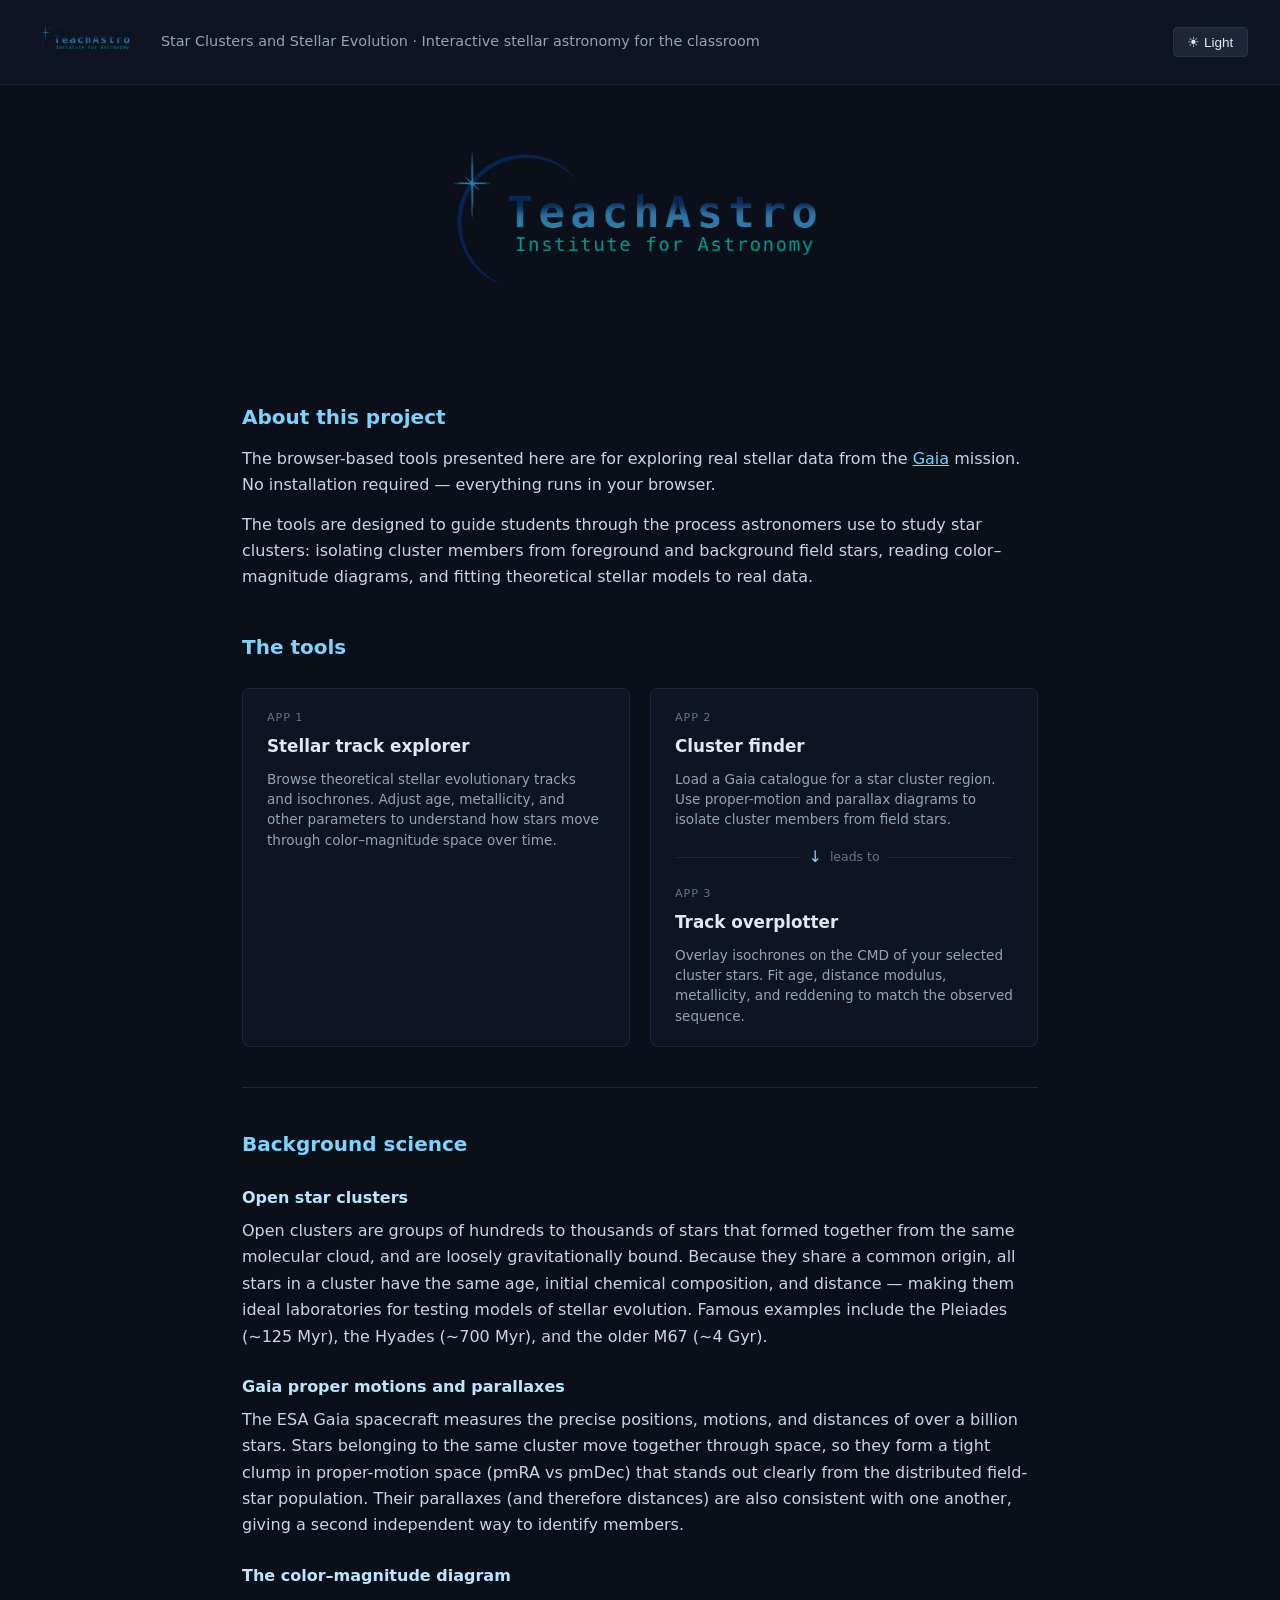
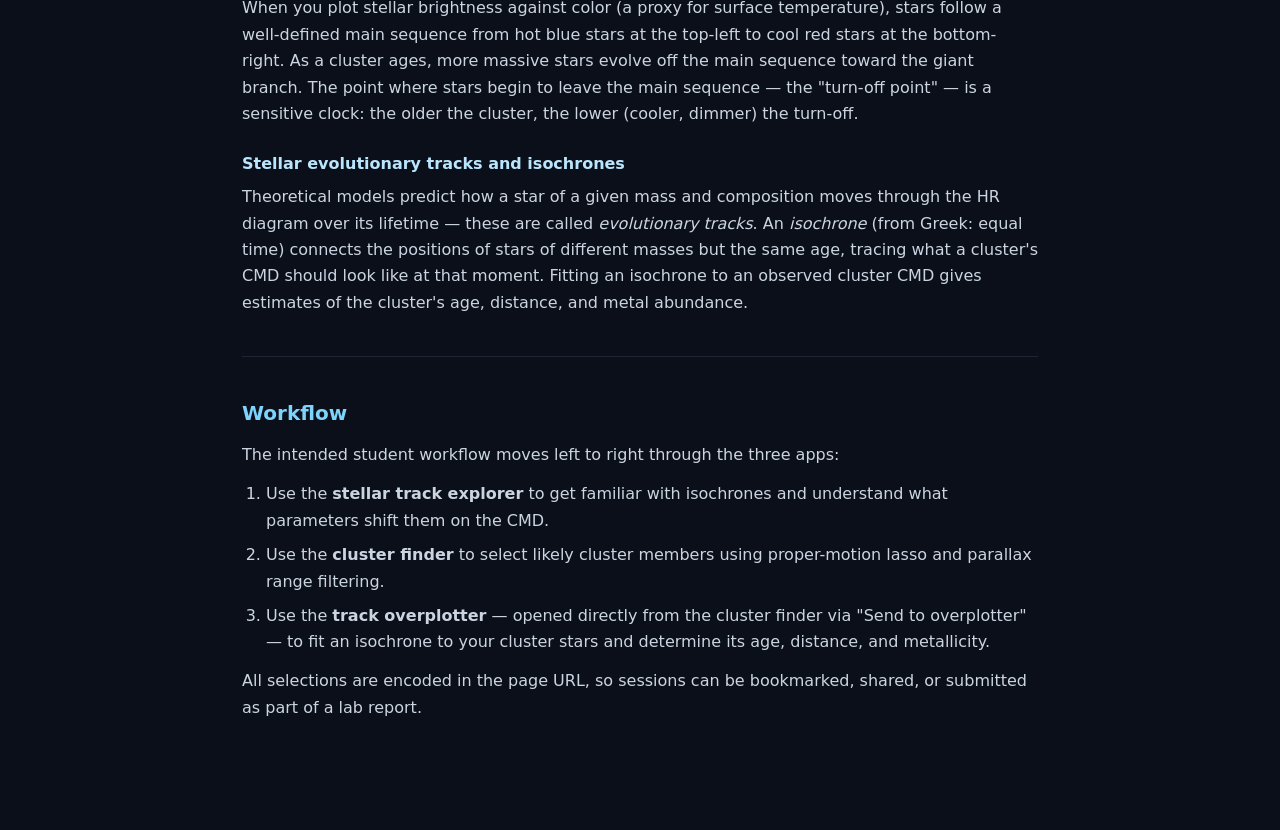
<file: index.html>
<!doctype html>
<html lang="en">
<head>
  <meta charset="utf-8">
  <meta name="viewport" content="width=device-width,initial-scale=1">
  <title>TeachAstro: Star Clusters and Stellar Evolution</title>
  <meta http-equiv="Cache-Control" content="no-store">
  <script>try{document.documentElement.dataset.theme=localStorage.getItem('ta-theme')||'dark'}catch{}</script>
  <style>
    *, *::before, *::after { box-sizing: border-box; margin: 0; padding: 0; }

    :root {
      --bg-page:      #0b0f1a;
      --bg-surface:   #0f1422;
      --bg-hover:     #131929;
      --border:       #1d2637;
      --text:         #e2e8f0;
      --text-body:    #cbd5e1;
      --text-dim:     #94a3b8;
      --text-muted:   #64748b;
      --accent:       #7dd3fc;
      --accent-soft:  #bae6fd;
      --badge-bg:     #1d2637;
      --badge-color:  #64748b;
      --badge-ok-bg:  #14532d;
      --badge-ok-fg:  #86efac;
      --hr-color:     #1d2637;
      --btn-bg:       #1d2637;
      --btn-border:   #2a3246;
      --btn-color:    #e2e8f0;
      --btn-hover:    #233048;
    }

    [data-theme="light"] {
      --bg-page:      #f1f5f9;
      --bg-surface:   #ffffff;
      --bg-hover:     #f8fafc;
      --border:       #e2e8f0;
      --text:         #1e293b;
      --text-body:    #475569;
      --text-dim:     #64748b;
      --text-muted:   #94a3b8;
      --accent:       #0284c7;
      --accent-soft:  #0369a1;
      --badge-bg:     #e2e8f0;
      --badge-color:  #64748b;
      --badge-ok-bg:  #dcfce7;
      --badge-ok-fg:  #16a34a;
      --hr-color:     #e2e8f0;
      --btn-bg:       #f1f5f9;
      --btn-border:   #cbd5e1;
      --btn-color:    #1e293b;
      --btn-hover:    #e2e8f0;
    }

    body {
      font-family: system-ui, sans-serif;
      background: var(--bg-page);
      color: var(--text-body);
      line-height: 1.65;
    }

    /* ── Header ── */
    .site-header {
      background: var(--bg-surface);
      border-bottom: 1px solid var(--border);
      padding: 1.25rem 2rem;
      display: flex;
      align-items: center;
      gap: 1.25rem;
    }
    .site-header .logo { display: block; height: 44px; width: auto; }
    .site-header .tagline { color: var(--text-dim); font-size: 0.9rem; flex: 1; }
    .theme-btn {
      background: var(--btn-bg);
      color: var(--btn-color);
      border: 1px solid var(--btn-border);
      padding: 0.35rem 0.85rem;
      border-radius: 4px;
      font-size: 0.85rem;
      cursor: pointer;
      white-space: nowrap;
    }
    .theme-btn:hover { background: var(--btn-hover); }

    /* ── Logo hero ── */
    .logo-hero {
      display: flex;
      justify-content: center;
      align-items: center;
      padding: 3rem 2rem 1.5rem;
      background: var(--bg-page);
    }
    .logo-hero img {
      height: 180px;
      width: auto;
      display: block;
    }

    /* ── Page content ── */
    .page { max-width: 860px; margin: 0 auto; padding: 1.5rem 2rem 6rem; }

    h2 { font-size: 1.25rem; color: var(--accent); margin: 2.5rem 0 0.75rem; }
    h3 { font-size: 1rem; color: var(--accent-soft); margin: 1.5rem 0 0.4rem; }
    p  { color: var(--text-body); margin-bottom: 0.8rem; }

    /* ── App cards ── */
    .app-grid {
      display: grid;
      grid-template-columns: repeat(auto-fit, minmax(240px, 1fr));
      gap: 1.25rem;
      margin: 1.5rem 0 2.5rem;
    }
    .app-card {
      background: var(--bg-surface);
      border: 1px solid var(--border);
      border-radius: 8px;
      padding: 1.25rem 1.5rem;
      text-decoration: none;
      color: inherit;
      transition: border-color 0.15s, background 0.15s;
      display: block;
    }
    .app-card:hover { border-color: var(--accent); background: var(--bg-hover); }
    .app-card .app-num  { font-size: 0.7rem; color: var(--text-muted);
                          text-transform: uppercase; letter-spacing: 0.08em;
                          margin-bottom: 0.35rem; }
    .app-card .app-name { font-size: 1.05rem; font-weight: 600; color: var(--text);
                          margin-bottom: 0.5rem; }
    .app-card .app-desc { font-size: 0.85rem; color: var(--text-dim); line-height: 1.5; }
    /* ── Merged card internals ── */
    .merged-inner { display: flex; flex-direction: column; gap: 0; }
    .merged-section { flex: 1; }
    .merged-arrow {
      display: flex; align-items: center; gap: 0.5rem;
      color: var(--text-muted); font-size: 0.78rem;
      margin: 0.9rem 0;
    }
    .merged-arrow::before, .merged-arrow::after {
      content: ''; flex: 1; height: 1px; background: var(--border);
    }
    .merged-arrow-icon { font-size: 1rem; color: var(--accent); flex-shrink: 0; }

    /* ── Divider ── */
    hr { border: none; border-top: 1px solid var(--hr-color); margin: 2.5rem 0; }
  </style>
</head>
<body>

<header class="site-header">
  <a href="./" style="display:block;line-height:0">
    <img class="logo" src="./shared/logo.png" alt="TeachAstro">
  </a>
  <span class="tagline">Star Clusters and Stellar Evolution · Interactive stellar astronomy for the classroom</span>
  <button class="theme-btn" id="theme-btn" onclick="toggleTheme()">☀ Light</button>
</header>

<div class="logo-hero">
  <a href="https://student.ifa.hawaii.edu/teachastro/" target="_blank" rel="noopener noreferrer" style="display:block;line-height:0">
    <img src="./shared/logo.png" alt="TeachAstro" style="cursor:pointer">
  </a>
</div>

<div class="page">

  <h2>About this project</h2>
  <p>
    The browser-based tools presented here are for exploring real stellar data from the
    <a href="https://www.cosmos.esa.int/web/gaia" style="color:var(--accent)">Gaia</a> mission.
    No installation required — everything runs in your browser.
  </p>
  <p>
    The tools are designed to guide students through the process astronomers use to study
    star clusters: isolating cluster members from foreground and background field stars,
    reading color–magnitude diagrams, and fitting theoretical stellar models to real data.
  </p>

  <h2>The tools</h2>
  <div class="app-grid">

    <a class="app-card" href="./track-explorer/">
      <div class="app-num">App 1</div>
      <div class="app-name">Stellar track explorer</div>
      <div class="app-desc">
        Browse theoretical stellar evolutionary tracks and isochrones.
        Adjust age, metallicity, and other parameters to understand how
        stars move through color–magnitude space over time.
      </div>
    </a>

    <a class="app-card" href="./cluster-finder/">
      <div class="merged-inner">
        <div class="merged-section">
          <div class="app-num">App 2</div>
          <div class="app-name">Cluster finder</div>
          <div class="app-desc">
            Load a Gaia catalogue for a star cluster region. Use proper-motion and
            parallax diagrams to isolate cluster members from field stars.
          </div>
        </div>
        <div class="merged-arrow">
          <span class="merged-arrow-icon">↓</span>
          <span>leads to</span>
        </div>
        <div class="merged-section">
          <div class="app-num">App 3</div>
          <div class="app-name">Track overplotter</div>
          <div class="app-desc">
            Overlay isochrones on the CMD of your selected cluster stars.
            Fit age, distance modulus, metallicity, and reddening to match
            the observed sequence.
          </div>
        </div>
      </div>
    </a>

  </div>

  <hr>

  <h2>Background science</h2>

  <h3>Open star clusters</h3>
  <p>
    Open clusters are groups of hundreds to thousands of stars that formed together from
    the same molecular cloud, and are loosely gravitationally bound. Because they share a
    common origin, all stars in a cluster have the same age, initial chemical composition,
    and distance — making them ideal laboratories for testing models of stellar evolution.
    Famous examples include the Pleiades (∼125 Myr), the Hyades (∼700 Myr), and
    the older M67 (∼4 Gyr).
  </p>

  <h3>Gaia proper motions and parallaxes</h3>
  <p>
    The ESA Gaia spacecraft measures the precise positions, motions, and distances of
    over a billion stars. Stars belonging to the same cluster move together through space,
    so they form a tight clump in proper-motion space (pmRA vs pmDec) that stands out
    clearly from the distributed field-star population. Their parallaxes (and therefore
    distances) are also consistent with one another, giving a second independent way to
    identify members.
  </p>

  <h3>The color–magnitude diagram</h3>
  <p>
    When you plot stellar brightness against color (a proxy for surface temperature),
    stars follow a well-defined main sequence from hot blue stars at the top-left to cool
    red stars at the bottom-right. As a cluster ages, more massive stars evolve off the
    main sequence toward the giant branch. The point where stars begin to leave the main
    sequence — the "turn-off point" — is a sensitive clock: the older the cluster, the
    lower (cooler, dimmer) the turn-off.
  </p>

  <h3>Stellar evolutionary tracks and isochrones</h3>
  <p>
    Theoretical models predict how a star of a given mass and composition moves through
    the HR diagram over its lifetime — these are called <em>evolutionary tracks</em>.
    An <em>isochrone</em> (from Greek: equal time) connects the positions of stars of
    different masses but the same age, tracing what a cluster's CMD should look like
    at that moment. Fitting an isochrone to an observed cluster CMD gives estimates of
    the cluster's age, distance, and metal abundance.
  </p>

  <hr>

  <h2>Workflow</h2>
  <p>
    The intended student workflow moves left to right through the three apps:
  </p>
  <ol style="color:var(--text-body); padding-left:1.5rem; margin-bottom:0.8rem">
    <li style="margin-bottom:0.5rem">
      Use the <strong>stellar track explorer</strong> to get familiar with isochrones
      and understand what parameters shift them on the CMD.
    </li>
    <li style="margin-bottom:0.5rem">
      Use the <strong>cluster finder</strong> to select likely cluster members using
      proper-motion lasso and parallax range filtering.
    </li>
    <li>
      Use the <strong>track overplotter</strong> — opened directly from the cluster finder
      via "Send to overplotter" — to fit an isochrone to your cluster stars and determine
      its age, distance, and metallicity.
    </li>
  </ol>
  <p>
    All selections are encoded in the page URL, so sessions can be bookmarked, shared,
    or submitted as part of a lab report.
  </p>

</div>

<script>
  function toggleTheme() {
    const next = document.documentElement.dataset.theme === 'light' ? 'dark' : 'light';
    document.documentElement.dataset.theme = next;
    try { localStorage.setItem('ta-theme', next); } catch {}
    document.getElementById('theme-btn').textContent = next === 'dark' ? '☀ Light' : '🌙 Dark';
  }
  // Sync button label to current theme on load.
  (function () {
    const t = document.documentElement.dataset.theme;
    document.getElementById('theme-btn').textContent = t === 'light' ? '🌙 Dark' : '☀ Light';
  })();
</script>
</body>
</html>
</file>
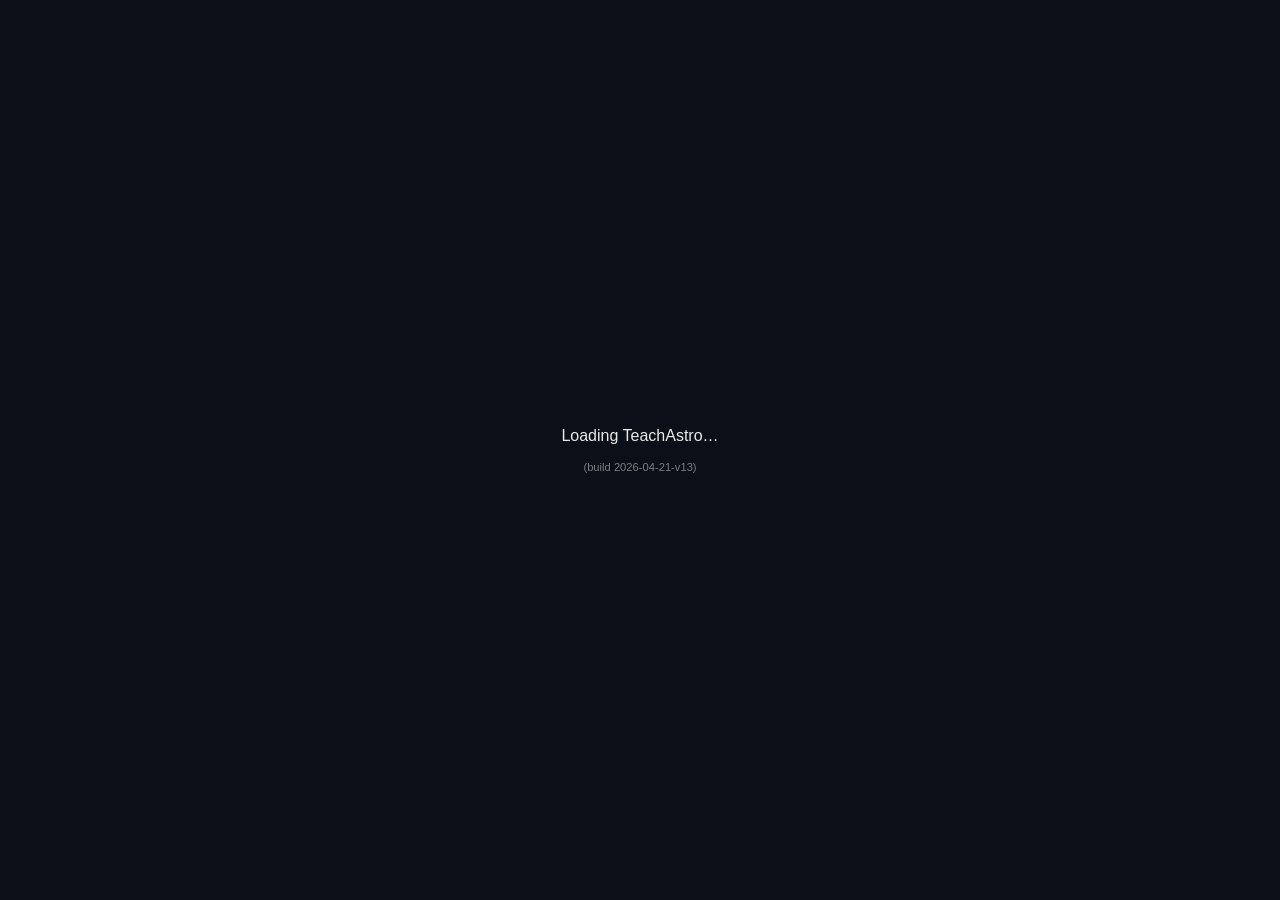
<file: cluster-finder/index.html>
<!doctype html>
<html lang="en">
<head>
  <meta charset="utf-8">
  <meta name="viewport" content="width=device-width,initial-scale=1">
  <title>TeachAstro · Open-cluster explorer</title>
  <!-- build: 2026-04-21-v13 -->
  <meta http-equiv="Cache-Control" content="no-store">
  <script>try{document.documentElement.dataset.theme=localStorage.getItem('ta-theme')||'dark'}catch{}</script>
  <link rel="stylesheet" href="./styles.css">

  <!-- Import map — libraries are loaded from esm.sh at runtime in the browser.
       No build step.  If Jen wants to work offline, these can be vendored later.
       react-dom/client uses ?external=react so esm.sh treats React as a peer
       dependency resolved via this importmap, avoiding two React instances. -->
  <script type="importmap">
  {
    "imports": {
      "react":             "https://esm.sh/react@18.2.0",
      "react/jsx-runtime": "https://esm.sh/react@18.2.0/jsx-runtime",

      "react-dom/client":  "https://esm.sh/react-dom@18.2.0/client?external=react",

      "htm":               "https://esm.sh/htm@3.1.1",
      "plotly.js-dist-min":"https://esm.sh/plotly.js-dist-min@2.35.3",
      "lz-string":         "https://esm.sh/lz-string@1.5.0"
    }
  }
  </script>
</head>
<body>
  <div id="root">
    <div class="boot">Loading TeachAstro… <span style="font-size:0.7em;opacity:0.5">(build 2026-04-21-v13)</span></div>
  </div>

  <script type="module" src="./main.js?v=13"></script>

  <!-- Runtime error guard.  Catches both synchronous JS errors and unhandled
       promise rejections (e.g. a CDN module that fails to fetch), then shows
       the details in-page so we don't have to open DevTools to see what broke. -->
  <script type="module">
    function showError(title, detail) {
      const root = document.getElementById('root');
      if (root.querySelector('.booted')) return; // App rendered OK — ignore.
      root.innerHTML = `
        <div class="boot-error">
          <h1>TeachAstro failed to start</h1>
          <p>${title}</p>
          <pre>${String(detail).replace(/</g, '&lt;')}</pre>
        </div>`;
    }

    // Synchronous JS errors (syntax errors, thrown exceptions in module scope).
    window.addEventListener('error', (e) => {
      const detail = (e.error && (e.error.stack || e.error.message))
                  || e.message
                  || '(no details — check browser console)';
      const isNetwork = !e.error && !e.message;
      showError(
        isNetwork
          ? 'A library could not be loaded from the CDN. Check your network connection.'
          : 'A JavaScript error occurred before the app could render:',
        isNetwork ? 'Network / fetch error' : detail,
      );
    });

    // Unhandled promise rejections — this is what fires when an ES module
    // import() fails (e.g. CDN URL returns 404 or connection refused).
    window.addEventListener('unhandledrejection', (e) => {
      const reason = e.reason;
      const detail = (reason && (reason.stack || reason.message || String(reason)))
                  || '(no details — check browser console)';
      showError('A module failed to load (unhandled promise rejection):', detail);
    });

    // Safety-net timeout: if the app hasn't mounted after 20 s, something is
    // silently stalled (e.g. a CDN fetch that never resolves or rejects).
    setTimeout(() => {
      const root = document.getElementById('root');
      if (root.querySelector('.booted')) return;
      if (root.querySelector('.boot-error')) return;
      showError(
        'The app is taking unusually long to start (> 20 s). Possible causes:',
        '• Slow or interrupted CDN connection (esm.sh)\n'
        + '• A module import is hanging without resolving or rejecting\n\n'
        + 'Try: open browser DevTools → Network tab, then hard-refresh (Cmd+Shift+R)\n'
        + 'and look for any requests stuck in "Pending" or showing an error status.',
      );
    }, 20000);
  </script>
</body>
</html>
</file>
<file: cluster-finder/styles.css>
/* TeachAstro — open-cluster explorer */

*, *::before, *::after { box-sizing: border-box; }
html, body { margin: 0; padding: 0; height: 100%; }

/* ── Theme variables ─────────────────────────────────────────────────────── */
:root {
  --bg-page:        #0b0f17;
  --bg-surface:     #0f1422;
  --bg-raised:      #1b2333;
  --topbar-bg:      #121826;
  --topbar-border:  #222a3a;
  --border:         #1d2637;
  --border-hi:      #2a3246;
  --btn-hover:      #233048;
  --text:           #eaeaea;
  --text-dim:       #8a95ab;
  --text-muted:     #566277;
  --accent:         #7dd3fc;
  --overlay-bg:     rgba(11, 15, 23, 0.75);
}

[data-theme="light"] {
  --bg-page:        #f1f5f9;
  --bg-surface:     #ffffff;
  --bg-raised:      #f1f5f9;
  --topbar-bg:      #ffffff;
  --topbar-border:  #e2e8f0;
  --border:         #e2e8f0;
  --border-hi:      #c4ccd8;
  --btn-hover:      #e8edf4;
  --text:           #1e293b;
  --text-dim:       #475569;
  --text-muted:     #8a95ab;
  --accent:         #0284c7;
  --overlay-bg:     rgba(241, 245, 249, 0.85);
}

body {
  font-family: -apple-system, BlinkMacSystemFont, "Segoe UI", Roboto,
               "Helvetica Neue", Arial, sans-serif;
  color: var(--text);
  background: var(--bg-page);
  -webkit-font-smoothing: antialiased;
}

#root { height: 100vh; display: flex; flex-direction: column; }

.boot, .boot-error {
  display: flex; flex-direction: column; align-items: center;
  justify-content: center; height: 100vh; gap: 1rem;
}
.boot-error pre {
  max-width: 90%; overflow: auto; background: var(--bg-raised); padding: 1rem;
  border-radius: 4px; font-size: 12px;
}

/* Top bar */
.topbar {
  display: flex; align-items: center; gap: 1rem;
  padding: 0.6rem 1rem;
  background: var(--topbar-bg);
  border-bottom: 1px solid var(--topbar-border);
  flex: 0 0 auto;
}
.topbar h1 {
  margin: 0; font-size: 1.05rem; font-weight: 600;
  letter-spacing: 0.02em;
}
.topbar .subtitle {
  color: var(--text-dim); font-size: 0.85rem;
}
.topbar .spacer { flex: 1; }

.topbar select,
.topbar button {
  background: var(--bg-raised);
  color: var(--text);
  border: 1px solid var(--border-hi);
  padding: 0.35rem 0.7rem;
  border-radius: 4px;
  font-size: 0.85rem;
  cursor: pointer;
}
.topbar button:hover { background: var(--btn-hover); }
.topbar .link-feedback {
  color: var(--accent); font-size: 0.8rem;
  min-width: 5.5rem; text-align: left;
}

/* Main layout: 2×2 plot grid + sidebar */
.workspace {
  flex: 1 1 auto;
  display: grid;
  grid-template-columns: 1fr 1fr 260px;
  grid-template-rows: 1fr 1fr;
  gap: 8px;
  padding: 8px;
  min-height: 0;
}

.panel {
  background: var(--bg-surface);
  border: 1px solid var(--border);
  border-radius: 6px;
  display: flex;
  flex-direction: column;
  min-height: 0;
  overflow: hidden;
}
.panel header {
  padding: 0.4rem 0.75rem;
  font-size: 0.8rem;
  text-transform: uppercase;
  letter-spacing: 0.06em;
  color: var(--text-dim);
  border-bottom: 1px solid var(--border);
  display: flex; align-items: center; gap: 0.75rem;
  flex: 0 0 auto;
}
.panel header .hint {
  color: var(--text-muted); font-size: 0.7rem;
  text-transform: none; letter-spacing: 0;
}
.panel header .controls {
  margin-left: auto; display: flex; gap: 0.4rem;
}
.panel header label {
  font-size: 0.7rem; color: var(--text-dim);
  text-transform: none; letter-spacing: 0; display: flex; gap: 4px;
  cursor: pointer;
}
.panel .plot-host { flex: 1 1 auto; min-height: 0; position: relative; }

.sidebar {
  grid-row: 1 / span 2;
  grid-column: 3;
  background: var(--bg-surface);
  border: 1px solid var(--border);
  border-radius: 6px;
  display: flex; flex-direction: column;
  overflow-y: auto;
}
.sidebar > section {
  padding: 0.75rem 1rem;
  border-bottom: 1px solid var(--border);
}
.sidebar > section:last-child { border-bottom: none; }
.sidebar h2 {
  margin: 0 0 0.5rem;
  font-size: 0.75rem;
  text-transform: uppercase;
  letter-spacing: 0.08em;
  color: var(--text-dim);
}
.sidebar dl {
  margin: 0;
  display: grid;
  grid-template-columns: 1fr auto;
  row-gap: 0.2rem; column-gap: 0.5rem;
  font-size: 0.85rem;
  font-variant-numeric: tabular-nums;
}
.sidebar dt { color: var(--text-dim); }
.sidebar dd { margin: 0; color: var(--text); text-align: right; }
.sidebar .muted { color: var(--text-muted); font-size: 0.75rem; }

/* Position the 4 panels explicitly */
.panel.pm2d   { grid-row: 1; grid-column: 1; }
.panel.pm3d   { grid-row: 1; grid-column: 2; }
.panel.plxh   { grid-row: 2; grid-column: 1; }
.panel.cmd    { grid-row: 2; grid-column: 2; }

/* Plot host adjustments for Plotly */
.plot-host .js-plotly-plot,
.plot-host .plotly,
.plot-host .plot-container { height: 100% !important; width: 100% !important; }

/* Loading overlay */
.loading-overlay {
  position: absolute; inset: 0; display: flex; align-items: center;
  justify-content: center; background: var(--overlay-bg); color: var(--text-dim);
  font-size: 0.85rem; pointer-events: none;
}

/* ── Cluster picker screen ───────────────────────────────────────────────── */
.cluster-picker {
  display: flex; flex-direction: column; height: 100vh;
}

.cp-topbar {
  display: flex; align-items: center; justify-content: space-between;
  padding: 0.75rem 1.5rem;
  background: var(--topbar-bg);
  border-bottom: 1px solid var(--topbar-border);
  flex: 0 0 auto;
}
.cp-logo { height: 36px; width: auto; display: block; }
.cp-topbar-right { display: flex; align-items: center; gap: 0.75rem; }
.cp-btn {
  background: var(--bg-raised);
  color: var(--text);
  border: 1px solid var(--border-hi);
  padding: 0.35rem 0.85rem;
  border-radius: 4px;
  font-size: 0.85rem;
  cursor: pointer;
  font-family: inherit;
}
.cp-btn:hover { background: var(--btn-hover); }
.cp-btn-link { text-decoration: none; }

.cp-body {
  flex: 1 1 auto;
  display: flex; flex-direction: column; align-items: center; justify-content: center;
  padding: 3rem 2rem;
  gap: 0.75rem;
}
.cp-hero-logo {
  height: 180px;
  width: auto;
  display: block;
  margin-bottom: 1rem;
}
.cp-heading {
  margin: 0; font-size: 1.6rem; font-weight: 600; color: var(--text);
}
.cp-sub {
  margin: 0 0 1.25rem; color: var(--text-dim); font-size: 0.95rem;
}
.cp-groups {
  display: flex; flex-direction: column; gap: 2.5rem; align-items: center;
}
.cp-group {
  display: flex; flex-direction: column; align-items: center; gap: 0.9rem;
  background: var(--bg-surface);
  border: 1px solid var(--border-hi);
  border-radius: 10px;
  padding: 1.5rem 2rem;
  min-width: 320px;
}
.cp-group-label {
  margin: 0; font-size: 0.8rem; font-weight: 600; letter-spacing: 0.1em;
  text-transform: uppercase; color: var(--text-dim);
}
.cp-grid {
  display: flex; flex-wrap: wrap; gap: 1.25rem; justify-content: center;
  max-width: 760px;
}
.cp-card {
  background: var(--bg-raised);
  border: 2px solid var(--accent);
  border-radius: 8px;
  padding: 1.5rem 2rem;
  width: 220px;
  text-align: center;
  cursor: pointer;
  font-family: inherit;
  color: var(--text);
  transition: border-color 0.15s, background 0.15s, transform 0.1s, box-shadow 0.15s;
}
.cp-card:hover {
  background: color-mix(in srgb, var(--accent) 12%, var(--bg-raised));
  box-shadow: 0 0 0 3px color-mix(in srgb, var(--accent) 35%, transparent);
  transform: translateY(-2px);
}
.cp-card-name {
  font-size: 1.15rem; font-weight: 700; margin-bottom: 0.5rem; color: var(--text);
}
.cp-card-note {
  font-size: 0.78rem; color: var(--text-dim); line-height: 1.45;
}

/* ── Responsive — stack panels on narrow screens */
@media (max-width: 1100px) {
  .workspace {
    grid-template-columns: 1fr 1fr;
    grid-template-rows: 320px 320px 240px;
  }
  .panel.pm2d   { grid-row: 1; grid-column: 1; }
  .panel.pm3d   { grid-row: 1; grid-column: 2; }
  .panel.plxh   { grid-row: 2; grid-column: 1; }
  .panel.cmd    { grid-row: 2; grid-column: 2; }
  .sidebar { grid-row: 3; grid-column: 1 / span 2; }
}
</file>
